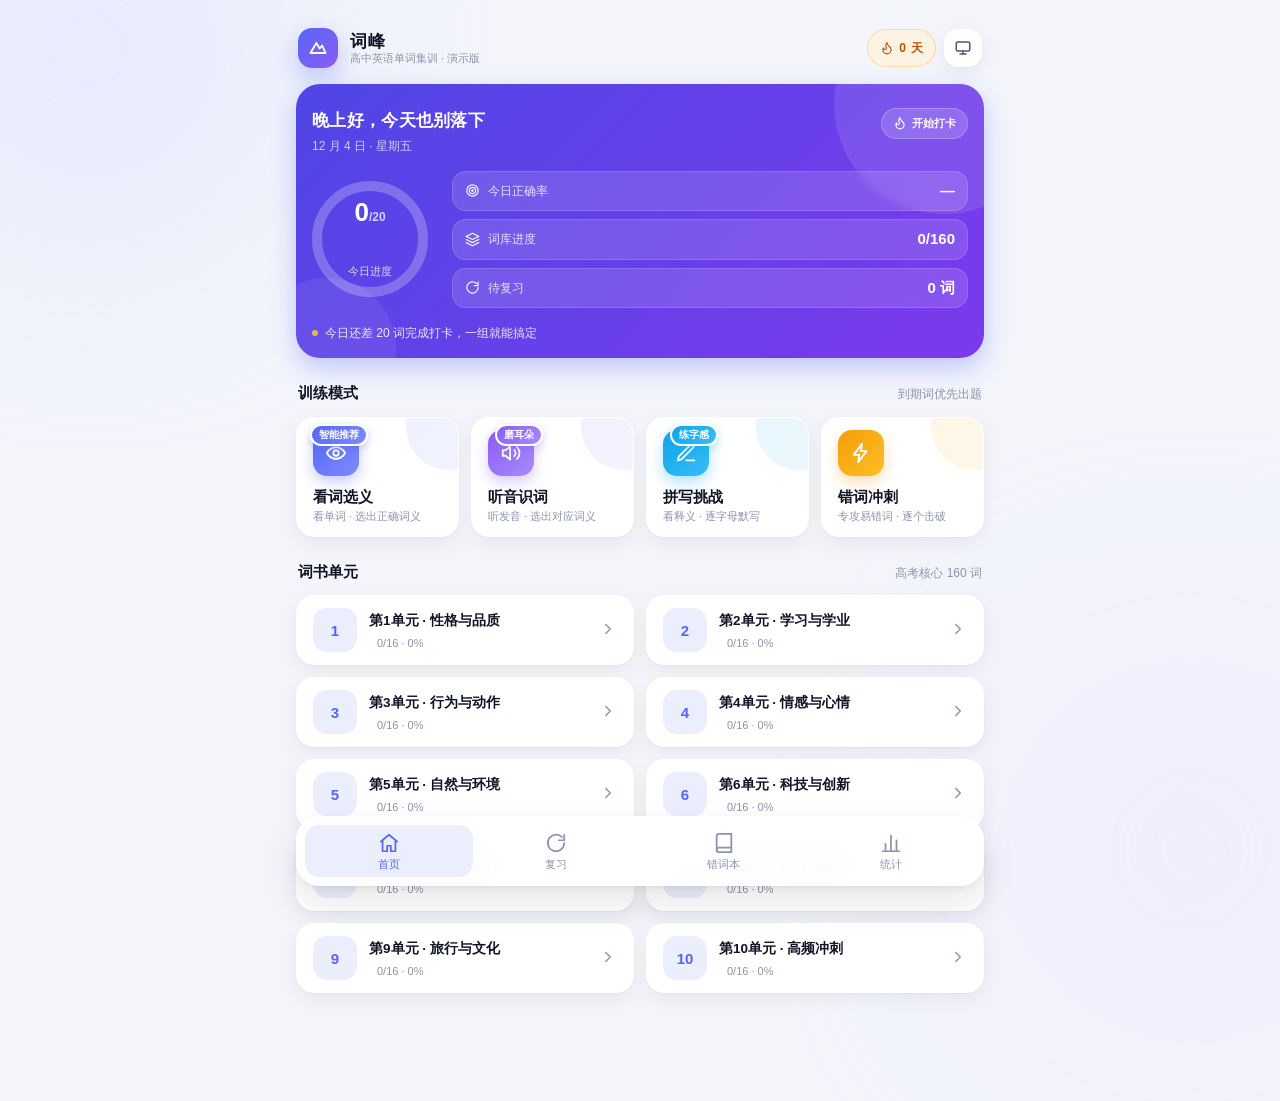
<file: index.html>
<!DOCTYPE html>
<html lang="zh-CN">
<head>
  <meta charset="utf-8">
  <meta name="viewport" content="width=device-width, initial-scale=1, viewport-fit=cover">
  <meta name="color-scheme" content="light dark">
  <meta name="theme-color" content="#5766f5">
  <meta name="description" content="词峰 WordPeak · 高中英语单词集训系统（演示版）：看词选义 / 听音识词 / 拼写挑战 / 错词本 / 间隔复习 / 学情统计">
  <title>词峰 WordPeak · 高中英语单词集训系统</title>
  <link rel="icon" href="data:image/svg+xml,%3Csvg xmlns='http://www.w3.org/2000/svg' viewBox='0 0 100 100'%3E%3Cdefs%3E%3ClinearGradient id='g' x1='0' y1='0' x2='1' y2='1'%3E%3Cstop offset='0' stop-color='%235766f5'/%3E%3Cstop offset='1' stop-color='%238b5cf6'/%3E%3C/linearGradient%3E%3C/defs%3E%3Crect width='100' height='100' rx='22' fill='url(%23g)'/%3E%3Cpath d='M20 74 L44 32 L56 50 L66 38 L80 74 Z' fill='%23fff'/%3E%3C/svg%3E">
  <script>
    /* 防主题闪烁：在样式表加载前解析主题 */
    (function () {
      var m = 'light';
      try {
        var v = JSON.parse(localStorage.getItem('wordpeak_ui'));
        v = v && v.theme || 'auto';
        m = v === 'dark' || (v === 'auto' && window.matchMedia && matchMedia('(prefers-color-scheme: dark)').matches) ? 'dark' : 'light';
      } catch (e) {}
      document.documentElement.setAttribute('data-theme', m);
    })();
  </script>
  <link rel="stylesheet" href="css/style.css">
</head>
<body>
  <div id="app">
    <header class="topbar">
      <div class="brand">
        <span class="logo" aria-hidden="true">
          <svg viewBox="0 0 24 24" width="20" height="20" fill="none" stroke="currentColor" stroke-width="2.2" stroke-linecap="round" stroke-linejoin="round"><path d="M3 18 10 6l4 6.5L17 9l4 9z"/></svg>
        </span>
        <span class="brand-txt"><b>词峰</b><i>高中英语单词集训 · 演示版</i></span>
      </div>
      <div class="top-actions">
        <div class="streak-chip" id="streakChip" title="连续打卡">
          <svg viewBox="0 0 24 24" width="14" height="14" fill="none" stroke="currentColor" stroke-width="2" stroke-linecap="round" stroke-linejoin="round"><path d="M8.5 14.5A2.5 2.5 0 0 0 11 12c0-1.38-.5-2-1-3-1.1-2.1-.2-4 2-6 .5 2.5 2 4.9 4 6.5 2 1.6 3 3.5 3 5.5a7 7 0 1 1-14 0c0-1.2.4-2.3 1-3a2.5 2.5 0 0 0 2.5 2.5z"/></svg>
          <span id="streakNum" class="tnum">0</span> 天
        </div>
        <button class="icon-btn" id="themeBtn" aria-label="切换主题" title="主题：跟随系统"></button>
      </div>
    </header>

    <main id="view"></main>

    <nav id="tabbar" aria-label="主导航">
      <button class="tab on" data-tab="home">
        <svg viewBox="0 0 24 24" width="22" height="22" fill="none" stroke="currentColor" stroke-width="1.9" stroke-linecap="round" stroke-linejoin="round"><path d="M3 10.5 12 3l9 7.5"/><path d="M5 9.5V21h5v-6h4v6h5V9.5"/></svg>
        <span>首页</span>
      </button>
      <button class="tab" data-tab="review" style="position:relative">
        <em class="tab-badge hidden" id="dueBadge">0</em>
        <svg viewBox="0 0 24 24" width="22" height="22" fill="none" stroke="currentColor" stroke-width="1.9" stroke-linecap="round" stroke-linejoin="round"><path d="M21 12a9 9 0 1 1-2.6-6.4"/><path d="M21 3v6h-6"/></svg>
        <span>复习</span>
      </button>
      <button class="tab" data-tab="wrong">
        <svg viewBox="0 0 24 24" width="22" height="22" fill="none" stroke="currentColor" stroke-width="1.9" stroke-linecap="round" stroke-linejoin="round"><path d="M4 19.5A2.5 2.5 0 0 1 6.5 17H20"/><path d="M6.5 2H20v20H6.5A2.5 2.5 0 0 1 4 19.5v-15A2.5 2.5 0 0 1 6.5 2z"/></svg>
        <span>错词本</span>
      </button>
      <button class="tab" data-tab="stats">
        <svg viewBox="0 0 24 24" width="22" height="22" fill="none" stroke="currentColor" stroke-width="1.9" stroke-linecap="round" stroke-linejoin="round"><path d="M3 21h18"/><path d="M6 21v-8"/><path d="M12 21V4"/><path d="M18 21v-12"/></svg>
        <span>统计</span>
      </button>
    </nav>
  </div>

  <!-- 单元模式选择 弹层 -->
  <div id="sheetWrap" class="hidden">
    <div class="mask" data-act="sheet-close"></div>
    <div class="sheet" id="sheet"></div>
  </div>

  <!-- 训练会话 全屏层 -->
  <div id="session" class="hidden"></div>

  <div id="toast" role="status"></div>

  <script src="js/words.js"></script>
  <script src="js/app.js"></script>
</body>
</html>
</file>
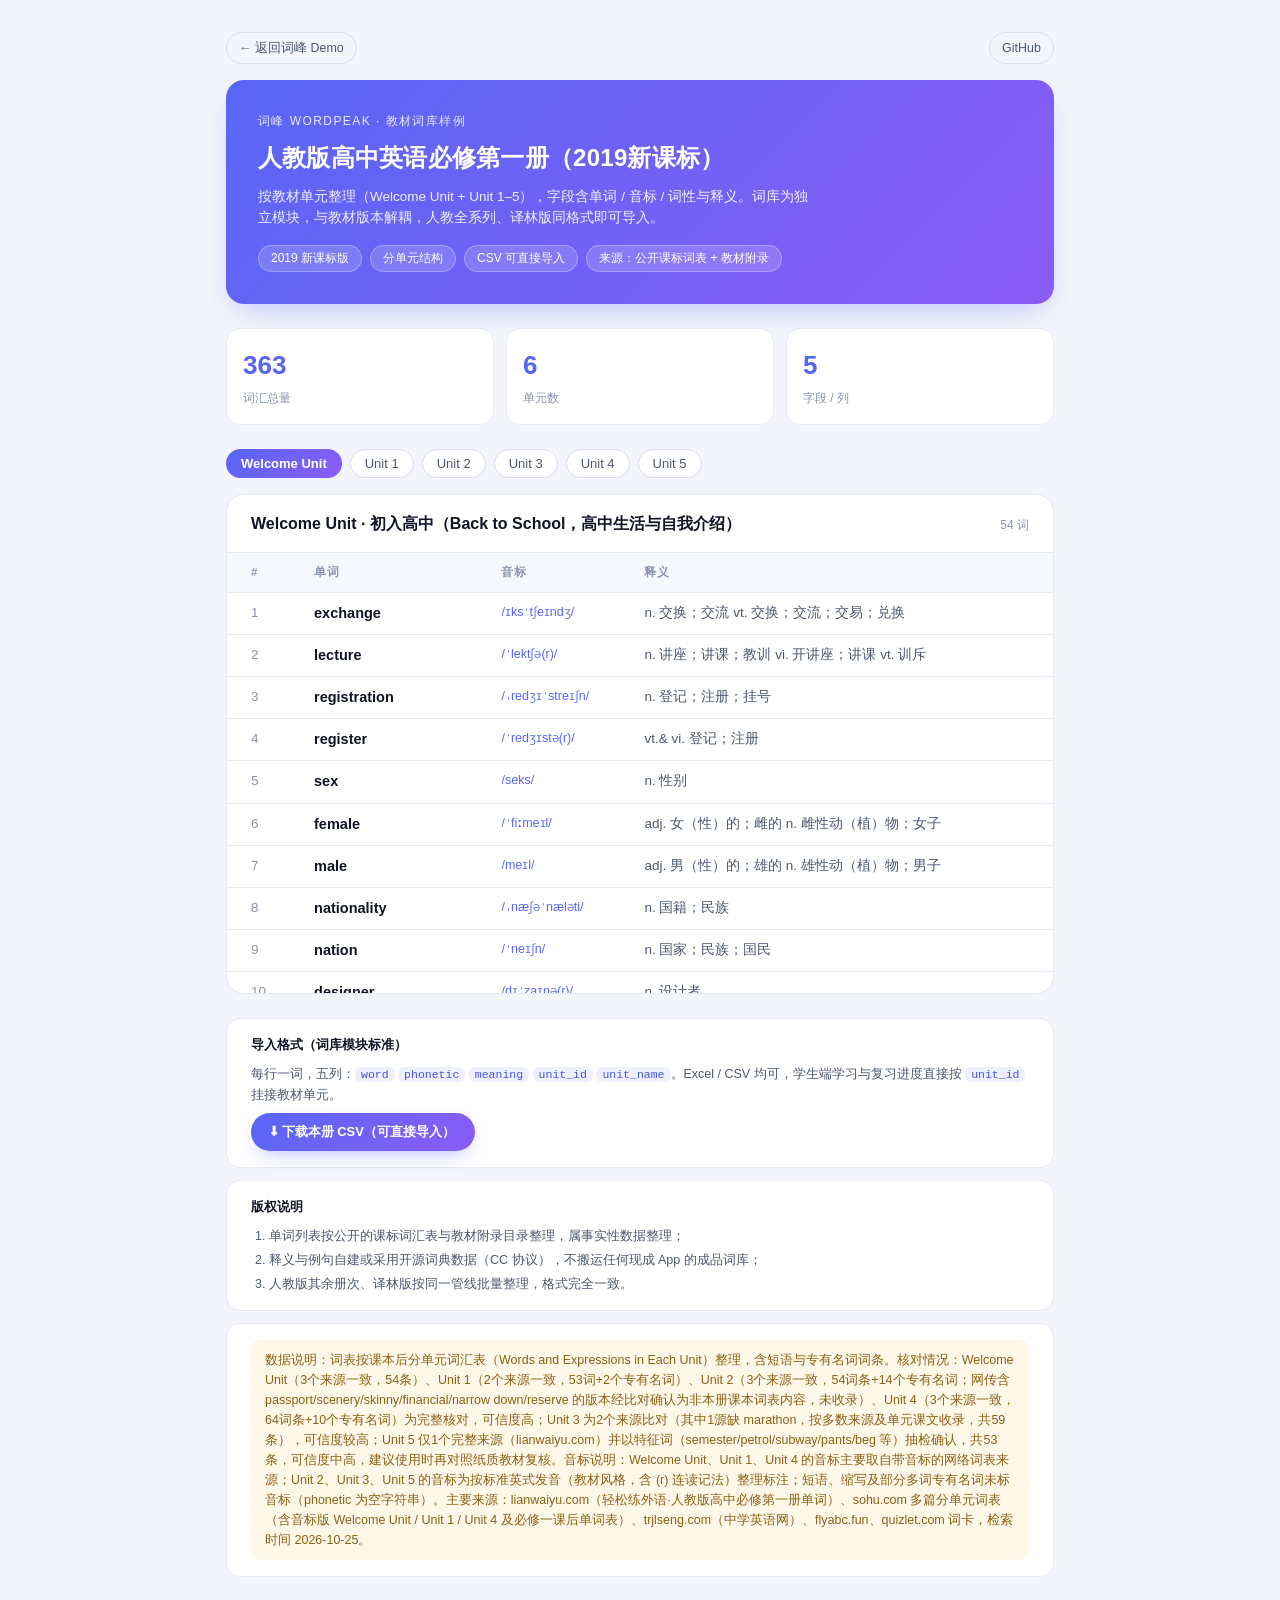
<file: vocab/renjiao-bixiu1.html>
<!DOCTYPE html>
<html lang="zh-CN" data-theme="light">
<head>
<meta charset="UTF-8">
<meta name="viewport" content="width=device-width, initial-scale=1.0">
<title>词库样例 · 人教版必修第一册 · 词峰 WordPeak</title>
<meta name="description" content="词峰教材词库样例：人教版（2019课标）高中英语必修第一册，按单元整理，含音标与释义，CSV 可直接导入。">
<style>
:root{--font-sans:-apple-system,BlinkMacSystemFont,"PingFang SC","HarmonyOS Sans SC","Microsoft YaHei","Segoe UI",Roboto,Helvetica,Arial,sans-serif;
--sp1:4px;--sp2:8px;--sp3:12px;--sp4:16px;--sp5:24px;--sp6:32px;
--r-sm:10px;--r-md:14px;--r-lg:18px;--r-full:999px;--ease-out:cubic-bezier(.22,.9,.32,1)}
:root,html[data-theme="light"]{color-scheme:light;
--bg:#f3f5fb;--card:#fff;--card-2:#f7f8fd;--ink:#101426;--sub:#4e5872;--faint:#8b94ad;
--line:#e6e9f4;--line-2:#d8ddec;--pri:#5766f5;--pri-strong:#4753e0;--pri-soft:#eef0fe;
--grad:linear-gradient(135deg,#5766f5,#8b5cf6);--ok:#0f9d6e;--warn-bg:#fff7e8;--warn-ink:#8a6116}
html[data-theme="dark"]{color-scheme:dark;
--bg:#0d1020;--card:#151a2e;--card-2:#1b2138;--ink:#eef0fa;--sub:#aab3cc;--faint:#6b7490;
--line:#242b45;--line-2:#2e3654;--pri:#7c89ff;--pri-strong:#93a0ff;--pri-soft:#1d2440;
--grad:linear-gradient(135deg,#5766f5,#8b5cf6);--ok:#3ddba0;--warn-bg:#2b2416;--warn-ink:#e5c07b}
*{margin:0;padding:0;box-sizing:border-box}
body{font-family:var(--font-sans);background:var(--bg);color:var(--ink);font-size:14px;line-height:1.6;
-webkit-font-smoothing:antialiased;transition:background .3s var(--ease-out),color .3s var(--ease-out)}
.wrap{max-width:860px;margin:0 auto;padding:var(--sp6) var(--sp4) 80px}
header.hero{background:var(--grad);border-radius:var(--r-lg);padding:var(--sp6);color:#fff;
box-shadow:0 12px 32px -12px rgba(87,102,245,.45)}
.hero .kicker{font-size:12px;letter-spacing:.12em;opacity:.85;text-transform:uppercase;margin-bottom:var(--sp2)}
.hero h1{font-size:24px;font-weight:700;letter-spacing:.01em}
.hero p.sub{margin-top:var(--sp2);font-size:13.5px;opacity:.9;max-width:560px}
.hero .badges{margin-top:var(--sp4);display:flex;flex-wrap:wrap;gap:var(--sp2)}
.badge{background:rgba(255,255,255,.16);border:1px solid rgba(255,255,255,.28);backdrop-filter:blur(4px);
padding:3px 12px;border-radius:var(--r-full);font-size:12px}
.stats{display:grid;grid-template-columns:repeat(3,1fr);gap:var(--sp3);margin-top:var(--sp5)}
.stat{background:var(--card);border:1px solid var(--line);border-radius:var(--r-md);padding:var(--sp4) var(--sp4)}
.stat .n{font-size:26px;font-weight:700;color:var(--pri);font-variant-numeric:tabular-nums}
.stat .l{font-size:12px;color:var(--faint);margin-top:2px}
nav.tabs{display:flex;gap:var(--sp2);margin:var(--sp5) 0 var(--sp4);flex-wrap:wrap}
.tab{border:1px solid var(--line-2);background:var(--card);color:var(--sub);padding:6px 14px;
border-radius:var(--r-full);font-size:13px;cursor:pointer;transition:all .18s var(--ease-out);font-family:inherit}
.tab:hover{border-color:var(--pri);color:var(--pri)}
.tab.on{background:var(--grad);border-color:transparent;color:#fff;font-weight:600}
.card{background:var(--card);border:1px solid var(--line);border-radius:var(--r-lg);overflow:hidden}
.card .unit-head{padding:var(--sp4) var(--sp5);border-bottom:1px solid var(--line);
display:flex;justify-content:space-between;align-items:baseline;gap:var(--sp3);flex-wrap:wrap}
.unit-head h2{font-size:16px;font-weight:650}
.unit-head .cnt{font-size:12px;color:var(--faint)}
table{width:100%;border-collapse:collapse;font-size:13.5px}
th{position:sticky;top:0;background:var(--card-2);color:var(--faint);font-size:11.5px;font-weight:600;
letter-spacing:.08em;text-align:left;padding:10px var(--sp5)}
td{padding:9px var(--sp5);border-top:1px solid var(--line);vertical-align:top}
td.w{font-weight:650;font-size:14.5px;white-space:nowrap}
td.p{font-family:"Segoe UI",var(--font-sans);color:var(--pri);font-size:12.5px;white-space:nowrap}
td.m{color:var(--sub)}
tr:hover td{background:var(--card-2)}
.tbl-wrap{max-height:440px;overflow:auto}
footer.note{margin-top:var(--sp5);display:grid;gap:var(--sp3)}
.note .box{background:var(--card);border:1px solid var(--line);border-radius:var(--r-md);padding:var(--sp4) var(--sp5)}
.note h3{font-size:13px;font-weight:650;margin-bottom:var(--sp2)}
.note p,.note li{font-size:12.5px;color:var(--sub)}
.note code{background:var(--pri-soft);color:var(--pri-strong);padding:1px 6px;border-radius:6px;font-size:11.5px}
.note ol{padding-left:18px;display:grid;gap:4px}
.note .warn{background:var(--warn-bg);color:var(--warn-ink);border-radius:var(--r-sm);padding:10px 14px;font-size:12.5px}
a.dl{display:inline-flex;align-items:center;gap:6px;background:var(--grad);color:#fff;text-decoration:none;
padding:9px 20px;border-radius:var(--r-full);font-size:13px;font-weight:600;margin-top:var(--sp2);
box-shadow:0 8px 20px -8px rgba(87,102,245,.5)}
a.dl:hover{filter:brightness(1.06)}
.topbar{display:flex;justify-content:space-between;align-items:center;margin-bottom:var(--sp4)}
.topbar a.home{color:var(--sub);font-size:12.5px;text-decoration:none;border:1px solid var(--line-2);
padding:5px 12px;border-radius:var(--r-full)}
.topbar a.home:hover{color:var(--pri);border-color:var(--pri)}
#load{padding:60px 0;text-align:center;color:var(--faint);font-size:13px}
@media(max-width:560px){.stats{grid-template-columns:1fr 1fr}td,th{padding:8px var(--sp3)}}
</style>
</head>
<body>
<div class="wrap">
  <div class="topbar">
    <a class="home" href="../index.html">← 返回词峰 Demo</a>
    <a class="home" href="https://github.com/cloudfly-xiao/wordpeak-demo" target="_blank" rel="noopener">GitHub</a>
  </div>

  <header class="hero">
    <div class="kicker">词峰 WordPeak · 教材词库样例</div>
    <h1 id="bookName">人教版高中英语 · 必修第一册</h1>
    <p class="sub">按教材单元整理（Welcome Unit + Unit 1–5），字段含单词 / 音标 / 词性与释义。词库为独立模块，与教材版本解耦，人教全系列、译林版同格式即可导入。</p>
    <div class="badges">
      <span class="badge">2019 新课标版</span>
      <span class="badge">分单元结构</span>
      <span class="badge">CSV 可直接导入</span>
      <span class="badge" id="srcBadge">来源：公开课标词表 + 教材附录</span>
    </div>
  </header>

  <div class="stats">
    <div class="stat"><div class="n" id="statWords">—</div><div class="l">词汇总量</div></div>
    <div class="stat"><div class="n" id="statUnits">—</div><div class="l">单元数</div></div>
    <div class="stat"><div class="n" id="statFields">5</div><div class="l">字段 / 列</div></div>
  </div>

  <nav class="tabs" id="tabs"></nav>

  <div class="card">
    <div class="unit-head">
      <h2 id="unitTitle">载入中…</h2>
      <span class="cnt" id="unitCnt"></span>
    </div>
    <div class="tbl-wrap">
      <table>
        <thead><tr><th style="width:48px">#</th><th>单词</th><th>音标</th><th>释义</th></tr></thead>
        <tbody id="tbody"></tbody>
      </table>
    </div>
  </div>
  <div id="load">正在加载词库数据…</div>

  <footer class="note">
    <div class="box">
      <h3>导入格式（词库模块标准）</h3>
      <p>每行一词，五列：<code>word</code> <code>phonetic</code> <code>meaning</code> <code>unit_id</code> <code>unit_name</code>。Excel / CSV 均可，学生端学习与复习进度直接按 <code>unit_id</code> 挂接教材单元。</p>
      <a class="dl" id="csvLink" href="renjiao-bixiu1.csv" download>⬇ 下载本册 CSV（可直接导入）</a>
    </div>
    <div class="box">
      <h3>版权说明</h3>
      <ol>
        <li>单词列表按公开的课标词汇表与教材附录目录整理，属事实性数据整理；</li>
        <li>释义与例句自建或采用开源词典数据（CC 协议），不搬运任何现成 App 的成品词库；</li>
        <li>人教版其余册次、译林版按同一管线批量整理，格式完全一致。</li>
      </ol>
    </div>
    <div class="box"><div class="warn" id="dataNote">数据说明载入中…</div></div>
  </footer>
</div>

<script>
(async () => {
  const res = await fetch('renjiao-bixiu1.json', {cache: 'no-store'});
  const data = await res.json();
  document.getElementById('load').style.display = 'none';
  document.getElementById('bookName').textContent = data.book || '人教版高中英语 · 必修第一册';
  document.getElementById('statWords').textContent = data.units.reduce((s, u) => s + u.words.length, 0);
  document.getElementById('statUnits').textContent = data.units.length;
  document.getElementById('dataNote').textContent = '数据说明：' + (data.notes || '按公开课标词表与教材附录整理，供样例预览；正式交付版将逐册人工复核。');
  const tabs = document.getElementById('tabs'), tbody = document.getElementById('tbody');
  const render = (i) => {
    const u = data.units[i];
    document.getElementById('unitTitle').textContent = u.unit + (u.theme ? ' · ' + u.theme : '');
    document.getElementById('unitCnt').textContent = u.words.length + ' 词';
    tbody.innerHTML = u.words.map((w, j) =>
      `<tr><td style="color:var(--faint)">${j + 1}</td><td class="w">${w.word}</td><td class="p">${w.phonetic || ''}</td><td class="m">${w.meaning || ''}</td></tr>`
    ).join('');
    [...tabs.children].forEach((t, k) => t.classList.toggle('on', k === i));
  };
  data.units.forEach((u, i) => {
    const b = document.createElement('button');
    b.className = 'tab'; b.textContent = u.unit;
    b.onclick = () => render(i);
    tabs.appendChild(b);
  });
  render(0);
})();
</script>
</body>
</html>
</file>
<file: css/style.css>
/* ============================================================
 * 词峰 WordPeak · 设计系统 v2
 * 令牌化：色板 / 字号阶梯 / 8px 间距栅格 / 圆角 / 阴影层级
 * 主题：浅色 + 深色（html[data-theme] 切换，JS 负责解析跟随系统）
 * ============================================================ */

/* ---------- 1. 设计令牌 ---------- */
:root {
  /* 字体栈 */
  --font-sans: -apple-system, BlinkMacSystemFont, "PingFang SC", "HarmonyOS Sans SC", "Microsoft YaHei", "Segoe UI", Roboto, Helvetica, Arial, sans-serif;

  /* 字号阶梯（8 档） */
  --fs-xs: 11px;
  --fs-sm: 12px;
  --fs-base: 13.5px;
  --fs-md: 15px;
  --fs-lg: 17px;
  --fs-xl: 20px;
  --fs-2xl: 26px;
  --fs-num: 34px;

  /* 8px 间距栅格（含 4px 半格） */
  --sp1: 4px;  --sp2: 8px;  --sp3: 12px; --sp4: 16px;
  --sp5: 24px; --sp6: 32px; --sp7: 40px; --sp8: 48px;

  /* 圆角层级 */
  --r-sm: 10px; --r-md: 14px; --r-lg: 18px; --r-xl: 24px; --r-full: 999px;

  /* 动效曲线 */
  --ease-out: cubic-bezier(.22, .9, .32, 1);
  --ease-spring: cubic-bezier(.34, 1.56, .64, 1);
}

/* —— 浅色主题（默认） —— */
:root,
html[data-theme="light"] {
  color-scheme: light;

  --bg: #f3f5fb;
  --bg-soft: #eaedf7;
  --card: #ffffff;
  --card-2: #f7f8fd;
  --ink: #101426;
  --sub: #4e5872;
  --faint: #8b94ad;
  --line: #e6e9f4;
  --line-2: #d8ddec;

  --pri: #5766f5;
  --pri-strong: #4753e0;
  --pri-soft: #ebeefc;
  --violet: #8b5cf6;
  --grad: linear-gradient(135deg, #5766f5 0%, #8b5cf6 100%);
  --grad-deep: linear-gradient(135deg, #4f46e5 0%, #7c3aed 100%);

  --ok: #10b981;      --ok-strong: #059669;  --ok-bg: #e6f7f0;  --ok-ink: #047857;
  --bad: #ef4444;     --bad-strong: #dc2626; --bad-bg: #fdecec; --bad-ink: #b91c1c;
  --warn: #f59e0b;    --warn-bg: #fef3e2;   --warn-ink: #b45309;

  --chart-2: #c9d2fa;
  --chart-3: #edf0f9;
  --hm0: #edf0f9; --hm1: #c9d2fa; --hm2: #94a0f4; --hm3: #5766f5; --hm4: #7c3aed;

  --blob1: #dfe4ff;
  --blob2: #f0e7ff;
  --bar-bg: rgba(255, 255, 255, .94);
  --bar-line: rgba(255, 255, 255, .8);
  --toast-bg: rgba(16, 20, 38, .9);
  --toast-ink: #fff;
  --track: #e9edf6;

  --shadow-1: 0 1px 2px rgba(16, 20, 38, .04), 0 6px 20px rgba(16, 20, 38, .06);
  --shadow-2: 0 2px 6px rgba(16, 20, 38, .06), 0 16px 36px rgba(16, 20, 38, .1);
  --shadow-3: 0 24px 64px rgba(16, 20, 38, .2);
  --shadow-pri: 0 10px 24px rgba(87, 102, 245, .32);

  --ill-1: #edeffc;
  --ill-2: #e2e0fb;
}

/* —— 深色主题 —— */
html[data-theme="dark"] {
  color-scheme: dark;

  --bg: #0d1020;
  --bg-soft: #0a0d1a;
  --card: #171c30;
  --card-2: #1c2238;
  --ink: #e9edfb;
  --sub: #a6aecb;
  --faint: #6b7494;
  --line: #262d48;
  --line-2: #323a5c;

  --pri: #7b85ff;
  --pri-strong: #5766f5;
  --pri-soft: #232a4d;
  --violet: #a78bfa;
  --grad: linear-gradient(135deg, #6366f1 0%, #8b5cf6 100%);
  --grad-deep: linear-gradient(135deg, #4f46e5 0%, #7c3aed 100%);

  --ok: #34d399;      --ok-strong: #10b981;  --ok-bg: #0f2b21;  --ok-ink: #4ade9d;
  --bad: #f87171;     --bad-strong: #ef4444; --bad-bg: #331d1f; --bad-ink: #fca5a5;
  --warn: #fbbf24;    --warn-bg: #33270f;   --warn-ink: #fcd34d;

  --chart-2: #3a4470;
  --chart-3: #222944;
  --hm0: #1c2138; --hm1: #313c6e; --hm2: #4753a0; --hm3: #7b85ff; --hm4: #9d6bff;

  --blob1: #1c2452;
  --blob2: #2a1e52;
  --bar-bg: rgba(23, 28, 48, .92);
  --bar-line: rgba(255, 255, 255, .06);
  --toast-bg: rgba(233, 237, 251, .95);
  --toast-ink: #101426;
  --track: #262d48;

  --shadow-1: 0 1px 2px rgba(0, 0, 0, .2), 0 8px 24px rgba(0, 0, 0, .3);
  --shadow-2: 0 2px 8px rgba(0, 0, 0, .3), 0 18px 40px rgba(0, 0, 0, .4);
  --shadow-3: 0 24px 64px rgba(0, 0, 0, .6);
  --shadow-pri: 0 10px 28px rgba(99, 102, 241, .4);

  --ill-1: #20264a;
  --ill-2: #2b2458;
}

/* ---------- 2. 基础 ---------- */
* { box-sizing: border-box; margin: 0; padding: 0; -webkit-tap-highlight-color: transparent; }
html { -webkit-text-size-adjust: 100%; scroll-behavior: smooth; overscroll-behavior-y: contain; }
body {
  font-family: var(--font-sans);
  background: var(--bg); color: var(--ink);
  line-height: 1.5; min-height: 100vh;
  transition: background .3s ease, color .3s ease;
  -webkit-font-smoothing: antialiased;
}
body::before, body::after {
  content: ""; position: fixed; border-radius: 50%; filter: blur(90px); opacity: .55; pointer-events: none; z-index: 0;
}
body::before { width: 420px; height: 420px; background: var(--blob1); top: -160px; left: -120px; }
body::after  { width: 460px; height: 460px; background: var(--blob2); bottom: -180px; right: -140px; }

button { font-family: inherit; border: 0; background: none; cursor: pointer; color: inherit; }
:focus-visible { outline: 2px solid var(--pri); outline-offset: 2px; border-radius: 6px; }
::selection { background: rgba(87, 102, 245, .22); }
.hidden { display: none !important; }
.tnum { font-variant-numeric: tabular-nums; font-feature-settings: "tnum"; }

#app { position: relative; z-index: 1; max-width: 720px; margin: 0 auto; padding: var(--sp2) var(--sp4) calc(108px + env(safe-area-inset-bottom)); }

/* ---------- 3. 顶栏 ---------- */
.topbar { display: flex; align-items: center; justify-content: space-between; padding: var(--sp1) 2px var(--sp4); }
.brand { display: flex; align-items: center; gap: var(--sp3); }
.logo {
  width: 40px; height: 40px; border-radius: var(--r-md);
  background: var(--grad); color: #fff; display: grid; place-items: center;
  box-shadow: var(--shadow-pri);
}
.brand-txt { display: flex; flex-direction: column; line-height: 1.25; min-width: 0; }
.brand-txt b { font-size: var(--fs-lg); letter-spacing: .5px; }
.brand-txt i { font-style: normal; font-size: var(--fs-xs); color: var(--faint); white-space: nowrap; overflow: hidden; text-overflow: ellipsis; max-width: 44vw; }
.top-actions { display: flex; align-items: center; gap: var(--sp2); flex: none; }
.streak-chip {
  display: inline-flex; align-items: center; gap: 5px; height: 38px;
  font-size: var(--fs-sm); font-weight: 700; color: var(--warn-ink);
  background: var(--warn-bg); border: 1px solid color-mix(in srgb, var(--warn) 30%, transparent);
  padding: 0 var(--sp3); border-radius: var(--r-full);
}
.icon-btn {
  width: 38px; height: 38px; border-radius: var(--r-md);
  background: var(--card); box-shadow: var(--shadow-1); color: var(--sub);
  display: grid; place-items: center;
  transition: transform .15s var(--ease-out), color .15s;
}
.icon-btn:hover { color: var(--pri); transform: translateY(-1px); }
.icon-btn:active { transform: scale(.94); }

/* ---------- 4. 页面切换 ---------- */
.view-anim { animation: viewIn .34s var(--ease-out) both; }

/* ---------- 5. 首页 Hero ---------- */
.hero {
  position: relative; overflow: hidden;
  border-radius: var(--r-xl); padding: var(--sp5) var(--sp4) var(--sp4);
  background: var(--grad-deep); color: #fff;
  box-shadow: var(--shadow-pri);
}
.hero::before, .hero::after { content: ""; position: absolute; border-radius: 50%; pointer-events: none; }
.hero::before { width: 220px; height: 220px; background: rgba(255, 255, 255, .1); top: -90px; right: -70px; }
.hero::after  { width: 140px; height: 140px; background: rgba(255, 255, 255, .07); bottom: -60px; left: -40px; }
.hero-top { position: relative; display: flex; align-items: flex-start; justify-content: space-between; gap: var(--sp2); }
.hero-greet { font-size: var(--fs-lg); font-weight: 700; letter-spacing: .3px; }
.hero-date { font-size: var(--fs-sm); opacity: .72; margin-top: 3px; }
.hero-flame {
  display: inline-flex; align-items: center; gap: 5px; flex: none;
  font-size: var(--fs-xs); font-weight: 700;
  background: rgba(255, 255, 255, .16); border: 1px solid rgba(255, 255, 255, .22);
  padding: 6px 11px; border-radius: var(--r-full); backdrop-filter: blur(4px);
}
.hero-main { position: relative; display: flex; align-items: center; gap: var(--sp5); margin-top: var(--sp4); }
.ring-box { position: relative; width: 116px; height: 116px; flex: none; }
.ring-box svg { transform: rotate(-90deg); display: block; }
.ring-box circle { transition: none; }
.ring-c { position: absolute; inset: 0; display: grid; place-items: center; text-align: center; }
.ring-c b { display: block; font-size: var(--fs-2xl); line-height: 1.05; font-variant-numeric: tabular-nums; }
.ring-c b small { font-size: var(--fs-sm); opacity: .75; font-weight: 600; }
.ring-c span { font-size: var(--fs-xs); opacity: .78; margin-top: 2px; }
.hero-stats { flex: 1; display: flex; flex-direction: column; gap: var(--sp2); min-width: 0; }
.hs {
  display: flex; align-items: center; gap: var(--sp2);
  background: rgba(255, 255, 255, .13); border: 1px solid rgba(255, 255, 255, .14);
  border-radius: var(--r-md); padding: 8px var(--sp3); backdrop-filter: blur(4px);
}
.hs .hs-ic { display: grid; place-items: center; opacity: .9; flex: none; }
.hs em { font-style: normal; font-size: var(--fs-sm); opacity: .82; }
.hs b { margin-left: auto; font-size: var(--fs-md); font-variant-numeric: tabular-nums; }
.hero-sub {
  position: relative; margin-top: var(--sp4);
  font-size: var(--fs-sm); opacity: .88;
  display: flex; align-items: center; gap: 7px;
}
.hero-sub .dot { width: 6px; height: 6px; border-radius: 50%; background: #fbbf24; flex: none; animation: blink 1.8s ease infinite; }

/* ---------- 6. 通用卡片 / 区块标题 ---------- */
.card { background: var(--card); border-radius: var(--r-lg); box-shadow: var(--shadow-1); padding: var(--sp4); border: 1px solid var(--bar-line); }
.sec-title { display: flex; align-items: baseline; justify-content: space-between; margin: var(--sp5) 2px var(--sp3); }
.sec-title h2 { font-size: var(--fs-md); }
.sec-title span { font-size: var(--fs-sm); color: var(--faint); }
.link { color: var(--pri); font-size: var(--fs-base); font-weight: 500; }

/* ---------- 7. 训练模式宫格 ---------- */
.modes { display: grid; grid-template-columns: repeat(2, 1fr); gap: var(--sp3); }
.mode {
  position: relative; display: flex; align-items: center; gap: var(--sp3);
  background: var(--card); border: 1px solid var(--bar-line);
  border-radius: var(--r-lg); box-shadow: var(--shadow-1);
  padding: var(--sp3) var(--sp4); text-align: left; overflow: hidden;
  transition: transform .18s var(--ease-out), box-shadow .18s var(--ease-out);
}
.mode::after {
  content: ""; position: absolute; right: -34px; top: -34px; width: 86px; height: 86px;
  border-radius: 50%; opacity: .1; background: var(--m-grad, var(--grad)); pointer-events: none;
}
.mode:hover { transform: translateY(-2px); box-shadow: var(--shadow-2); }
.mode:active { transform: scale(.97); }
.mode .mi {
  position: relative;
  width: 46px; height: 46px; border-radius: var(--r-md);
  display: grid; place-items: center; flex: none; color: #fff;
  background: var(--m-grad, var(--grad)); box-shadow: 0 6px 14px var(--m-shadow, rgba(87, 102, 245, .3));
}
.mode .m-txt { min-width: 0; }
.mode b { display: block; font-size: var(--fs-md); }
.mode i { font-style: normal; display: block; font-size: var(--fs-xs); color: var(--faint); margin-top: 2px; white-space: nowrap; overflow: hidden; text-overflow: ellipsis; }
.mode .mc {
  position: absolute; top: -6px; right: -9px;
  font-size: 10px; font-weight: 700; color: #fff; white-space: nowrap;
  background: var(--m-grad, var(--grad)); padding: 2px 7px; border-radius: var(--r-full);
  box-shadow: 0 3px 8px var(--m-shadow, rgba(87, 102, 245, .3));
  border: 2px solid var(--card);
}
.mode.m1 { --m-grad: linear-gradient(135deg, #5766f5, #7d8bff); --m-shadow: rgba(87, 102, 245, .32); }
.mode.m2 { --m-grad: linear-gradient(135deg, #8b5cf6, #a78bfa); --m-shadow: rgba(139, 92, 246, .32); }
.mode.m3 { --m-grad: linear-gradient(135deg, #0ea5e9, #38bdf8); --m-shadow: rgba(14, 165, 233, .32); }
.mode.m4 { --m-grad: linear-gradient(135deg, #f59e0b, #fbbf24); --m-shadow: rgba(245, 158, 11, .32); }

/* ---------- 8. 复习到期横幅 ---------- */
.review-banner {
  display: flex; align-items: center; gap: var(--sp4); margin-top: var(--sp3);
  padding: var(--sp4); border-radius: var(--r-lg);
  background: linear-gradient(135deg, var(--warn-bg), color-mix(in srgb, var(--warn) 12%, var(--card)));
  border: 1px solid color-mix(in srgb, var(--warn) 32%, transparent);
  box-shadow: var(--shadow-1); width: 100%; text-align: left;
  transition: transform .18s var(--ease-out), box-shadow .18s var(--ease-out);
}
.review-banner:hover { transform: translateY(-2px); box-shadow: var(--shadow-2); }
.review-banner:active { transform: scale(.98); }
.review-banner .ri {
  width: 44px; height: 44px; border-radius: var(--r-md); flex: none;
  background: linear-gradient(135deg, #f59e0b, #fb923c); color: #fff;
  display: grid; place-items: center; box-shadow: 0 6px 14px rgba(245, 158, 11, .35);
}
.review-banner b { font-size: var(--fs-md); color: var(--warn-ink); display: block; }
.review-banner i { font-style: normal; display: block; font-size: var(--fs-sm); color: var(--warn-ink); opacity: .8; margin-top: 1px; }
.review-banner .arr { margin-left: auto; color: var(--warn); flex: none; }

/* ---------- 9. 单元列表 ---------- */
.units { display: grid; grid-template-columns: 1fr; gap: var(--sp3); }
.unit {
  display: flex; align-items: center; gap: var(--sp3);
  background: var(--card); border: 1px solid var(--bar-line);
  border-radius: var(--r-lg); box-shadow: var(--shadow-1);
  padding: var(--sp3) var(--sp4); width: 100%; text-align: left;
  transition: transform .18s var(--ease-out), box-shadow .18s var(--ease-out);
}
.unit:hover { transform: translateY(-2px); box-shadow: var(--shadow-2); }
.unit:active { transform: scale(.98); }
.u-badge {
  width: 44px; height: 44px; border-radius: var(--r-md); flex: none;
  background: var(--pri-soft); color: var(--pri); font-weight: 800; font-size: var(--fs-md);
  display: grid; place-items: center; font-variant-numeric: tabular-nums;
}
.u-badge.done { background: linear-gradient(135deg, #10b981, #34d399); color: #fff; box-shadow: 0 6px 14px rgba(16, 185, 129, .3); }
.u-info { flex: 1; min-width: 0; }
.u-info b { font-size: var(--fs-base); display: block; }
.u-sub { display: flex; align-items: center; gap: var(--sp2); margin-top: 7px; }
.pbar { height: 6px; border-radius: var(--r-full); background: var(--track); overflow: hidden; flex: 1; }
.pbar i { display: block; height: 100%; border-radius: var(--r-full); background: var(--grad); transition: width .5s var(--ease-out); }
.u-sub span { font-size: var(--fs-xs); color: var(--faint); flex: none; font-variant-numeric: tabular-nums; }
.u-arrow { color: var(--faint); flex: none; }

/* ---------- 10. 底部弹层 ---------- */
.mask { position: fixed; inset: 0; background: rgba(10, 13, 26, .5); z-index: 60; animation: fadeIn .2s ease; backdrop-filter: blur(3px); }
.sheet {
  position: fixed; left: 50%; transform: translateX(-50%); bottom: 0; width: 100%; max-width: 720px;
  background: var(--card); border-radius: var(--r-xl) var(--r-xl) 0 0;
  padding: var(--sp3) var(--sp4) calc(var(--sp5) + env(safe-area-inset-bottom));
  z-index: 61; animation: sheetUp .32s var(--ease-out);
  box-shadow: var(--shadow-3); border-top: 1px solid var(--bar-line);
}
.sheet-grip { width: 40px; height: 4px; border-radius: 99px; background: var(--line-2); margin: 0 auto var(--sp4); }
.sheet h3 { font-size: var(--fs-lg); }
.sheet .s-sub { font-size: var(--fs-sm); color: var(--sub); margin: var(--sp1) 0 var(--sp4); }
.sheet-modes { display: grid; gap: var(--sp2); }
.sheet-mode {
  display: flex; align-items: center; gap: var(--sp3); padding: var(--sp3);
  border-radius: var(--r-md); background: var(--card-2);
  border: 1.5px solid transparent; width: 100%; text-align: left;
  transition: border-color .15s, transform .15s;
}
.sheet-mode:hover { border-color: var(--pri); transform: translateY(-1px); }
.sheet-mode:active { transform: scale(.98); }
.sheet-mode .mi { width: 42px; height: 42px; border-radius: var(--r-md); display: grid; place-items: center; color: #fff; flex: none; box-shadow: var(--shadow-1); }
.sheet-mode b { font-size: var(--fs-base); display: block; }
.sheet-mode i { font-style: normal; font-size: var(--fs-sm); color: var(--sub); }
.sheet-mode .arr { margin-left: auto; color: var(--faint); }
.sheet-close { width: 100%; margin-top: var(--sp3); padding: var(--sp3); border-radius: var(--r-md); background: var(--card-2); font-size: var(--fs-md); color: var(--sub); }
.sheet-close:active { transform: scale(.98); }

/* ---------- 11. 底部导航 ---------- */
#tabbar {
  position: fixed; left: 50%; transform: translateX(-50%);
  bottom: calc(14px + env(safe-area-inset-bottom));
  width: calc(100% - 28px); max-width: 688px; display: flex; z-index: 40;
  background: var(--bar-bg); backdrop-filter: blur(16px); -webkit-backdrop-filter: blur(16px);
  border-radius: var(--r-xl); box-shadow: var(--shadow-2);
  border: 1px solid var(--bar-line); padding: var(--sp2);
}
.tab {
  flex: 1; display: flex; flex-direction: column; align-items: center; gap: 3px;
  padding: 7px 0 5px; border-radius: var(--r-md);
  color: var(--faint); font-size: var(--fs-xs);
  transition: color .18s, background .18s;
  position: relative;
}
.tab.on { color: var(--pri); background: var(--pri-soft); }
.tab-badge {
  position: absolute; top: 2px; right: 16%;
  min-width: 17px; height: 17px; padding: 0 4px; border-radius: var(--r-full);
  background: var(--bad); color: #fff; font-size: 10.5px; font-weight: 700; font-style: normal;
  display: grid; place-items: center; box-shadow: 0 3px 8px rgba(239, 68, 68, .4);
}

/* ---------- 12. 训练会话 ---------- */
#session {
  position: fixed; inset: 0; z-index: 50; background: var(--bg);
  overflow-y: auto; -webkit-overflow-scrolling: touch; overscroll-behavior: contain;
  animation: fadeIn .22s ease;
  transition: background .3s ease;
}
#session::before, #session::after {
  content: ""; position: fixed; border-radius: 50%; filter: blur(80px); opacity: .5; pointer-events: none;
}
#session::before { width: 380px; height: 380px; background: var(--blob1); top: -140px; left: 50%; transform: translateX(-80%); }
#session::after  { width: 320px; height: 320px; background: var(--blob2); bottom: -140px; right: -100px; }
.s-wrap {
  position: relative; max-width: 640px; margin: 0 auto; min-height: 100%;
  display: flex; flex-direction: column;
  padding: 0 var(--sp4) calc(var(--sp5) + env(safe-area-inset-bottom));
}
.s-top { position: relative; z-index: 1; display: flex; align-items: center; gap: var(--sp3); padding: var(--sp4) 0 var(--sp3); }
.ic-btn {
  width: 38px; height: 38px; border-radius: var(--r-md); flex: none;
  background: var(--card); border: 1px solid var(--bar-line); box-shadow: var(--shadow-1);
  display: grid; place-items: center; color: var(--sub);
  transition: transform .15s, color .15s;
}
.ic-btn:active { transform: scale(.92); }
.s-title { flex: 1; text-align: center; font-size: var(--fs-base); font-weight: 600; white-space: nowrap; overflow: hidden; text-overflow: ellipsis; }
.s-count { min-width: 52px; text-align: right; font-size: var(--fs-sm); color: var(--sub); font-variant-numeric: tabular-nums; }
.s-prog { position: relative; z-index: 1; height: 5px; border-radius: var(--r-full); background: var(--track); overflow: hidden; margin-bottom: var(--sp5); }
.s-prog i { display: block; height: 100%; background: var(--grad); border-radius: var(--r-full); transition: width .4s var(--ease-out); }

/* 连击提示 */
.combo-slot { position: relative; height: 0; z-index: 2; }
.combo-chip {
  position: absolute; top: -6px; left: 50%;
  display: inline-flex; align-items: center; gap: 4px;
  font-size: var(--fs-xs); font-weight: 800; color: var(--pri);
  background: var(--pri-soft); border: 1px solid color-mix(in srgb, var(--pri) 30%, transparent);
  padding: 4px 11px; border-radius: var(--r-full);
  animation: comboIn .32s var(--ease-spring) both;
  box-shadow: var(--shadow-1);
}

/* 题目卡片 */
.s-card {
  position: relative; z-index: 1;
  background: var(--card); border: 1px solid var(--bar-line);
  border-radius: var(--r-xl); box-shadow: var(--shadow-2);
  padding: var(--sp6) var(--sp5) var(--sp5); text-align: center;
  animation: qIn .38s var(--ease-out) both;
}
.q-hint { color: var(--faint); font-size: var(--fs-sm); }
.q-word { font-size: 40px; font-weight: 800; letter-spacing: .5px; margin-top: var(--sp2); }
.q-phon { color: var(--faint); font-size: var(--fs-md); margin-top: var(--sp1); }
.spk {
  display: inline-flex; align-items: center; gap: 6px; margin-top: var(--sp3);
  padding: 8px var(--sp4); border-radius: var(--r-full);
  background: var(--pri-soft); color: var(--pri); font-size: var(--fs-sm); font-weight: 600;
  transition: transform .15s var(--ease-spring);
}
.spk:active { transform: scale(.93); }

/* 选项 */
.opts { display: grid; gap: var(--sp2); margin-top: var(--sp4); position: relative; z-index: 1; }
.opt {
  display: flex; align-items: center; gap: var(--sp3); width: 100%; text-align: left;
  background: var(--card); border: 1.5px solid var(--line); border-radius: var(--r-md);
  padding: 14px var(--sp4); font-size: var(--fs-base);
  box-shadow: var(--shadow-1);
  transition: border-color .15s, background .15s, transform .15s, opacity .3s;
  animation: optIn .32s var(--ease-out) both;
}
.opt:nth-child(2) { animation-delay: .05s; }
.opt:nth-child(3) { animation-delay: .1s; }
.opt:nth-child(4) { animation-delay: .15s; }
@media (hover: hover) {
  .opt:not(.done):hover { border-color: var(--pri); transform: translateY(-1px); box-shadow: var(--shadow-2); }
}
.opt:not(.done):active { transform: scale(.98); }
.opts.locked .opt { pointer-events: none; }
.opt .key {
  width: 26px; height: 26px; border-radius: 9px; flex: none;
  background: var(--card-2); color: var(--faint);
  font-size: 12.5px; font-weight: 700; display: grid; place-items: center;
  transition: background .15s, color .15s;
}
.opt.dim { opacity: .55; }
.opt.ok {
  border-color: transparent; color: #fff;
  background: linear-gradient(135deg, var(--ok-strong), #34d399);
  box-shadow: 0 8px 20px rgba(16, 185, 129, .35);
  animation: okPop .4s var(--ease-spring);
}
.opt.ok .key { background: rgba(255, 255, 255, .24); color: #fff; }
.opt.ok.breathe { animation: okBreathe 1.3s ease infinite; }
.opt.bad {
  border-color: var(--bad); background: var(--bad-bg); color: var(--bad-ink);
  animation: shake .45s ease;
}
.opt.bad .key { background: var(--bad); color: #fff; }

/* 答后例句滑入 */
.reveal {
  margin-top: var(--sp4); padding: var(--sp3) var(--sp4);
  background: var(--card-2); border: 1px solid var(--bar-line);
  border-radius: var(--r-md); font-size: var(--fs-base); color: var(--sub);
  text-align: left; animation: slideIn .34s var(--ease-out) both;
}
.reveal b { color: var(--pri); font-weight: 700; }
.reveal .rv-word { font-size: var(--fs-lg); font-weight: 800; color: var(--ink); margin-bottom: var(--sp1); display: flex; align-items: baseline; gap: var(--sp2); flex-wrap: wrap; }
.reveal .rv-word small { font-size: var(--fs-sm); font-weight: 400; color: var(--faint); }
.reveal .rv-tag {
  display: inline-flex; align-items: center; gap: 4px; font-size: var(--fs-xs); font-weight: 700;
  padding: 3px 9px; border-radius: var(--r-full); margin-bottom: var(--sp2);
}
.reveal .rv-tag.ok { color: var(--ok-ink); background: var(--ok-bg); }
.reveal .rv-tag.bad { color: var(--bad-ink); background: var(--bad-bg); }

/* 听音模式 */
.big-spk {
  width: 112px; height: 112px; border-radius: 50%; flex: none;
  background: var(--grad); color: #fff; display: grid; place-items: center;
  margin: var(--sp4) auto var(--sp3); box-shadow: var(--shadow-pri);
  animation: pulse 2.2s infinite;
  transition: transform .15s var(--ease-spring);
}
.big-spk:active { transform: scale(.93); }

/* 拼写模式 */
.q-def { font-size: var(--fs-xl); font-weight: 700; margin-top: var(--sp2); }
.slots {
  position: relative; display: flex; flex-wrap: wrap; justify-content: center;
  gap: 6px; margin: var(--sp5) auto var(--sp1); max-width: 430px; cursor: text;
}
.slot {
  width: 33px; height: 46px; border: 2px solid var(--line); border-radius: var(--r-sm);
  background: var(--card); box-shadow: var(--shadow-1);
  font-size: 21px; font-weight: 800; font-family: ui-monospace, "SF Mono", Consolas, monospace;
  display: grid; place-items: center; color: var(--ink);
  transition: border-color .15s, background .15s, box-shadow .15s;
}
.slot.on {
  border-color: transparent; color: var(--pri);
  background: linear-gradient(160deg, var(--pri-soft), var(--card));
  animation: letterIn .28s var(--ease-spring) both;
}
.slot.hint { border-color: var(--warn); background: var(--warn-bg); color: var(--warn-ink); animation: letterIn .28s var(--ease-spring) both; }
.slot.cur { border-color: var(--pri); box-shadow: 0 0 0 4px color-mix(in srgb, var(--pri) 18%, transparent); }
.slot.err { border-color: var(--bad); background: var(--bad-bg); color: var(--bad-ink); animation: shake .45s ease; }
.spell-in { position: absolute; inset: 0; opacity: 0; font-size: 16px; border: 0; background: none; }
.spell-tip { font-size: var(--fs-xs); color: var(--faint); margin-top: var(--sp1); }
.spell-btns { display: flex; gap: var(--sp3); justify-content: center; margin-top: var(--sp4); }
.ghost-btn {
  display: inline-flex; align-items: center; gap: 6px;
  padding: 9px 18px; border-radius: var(--r-full);
  background: var(--card); border: 1.5px solid var(--line);
  font-size: var(--fs-base); color: var(--sub); box-shadow: var(--shadow-1);
  transition: transform .15s, color .15s, border-color .15s;
}
.ghost-btn:hover { color: var(--pri); border-color: var(--pri); }
.ghost-btn:active { transform: scale(.95); }
.spell-result { margin-top: var(--sp4); animation: slideIn .34s var(--ease-out) both; }
.spell-result .sr-word { font-size: 30px; font-weight: 800; }
.spell-result .sr-phon { color: var(--faint); font-size: var(--fs-md); margin-top: 2px; }
.spell-result .sr-msg { margin-top: var(--sp3); font-size: var(--fs-base); font-weight: 700; }
.spell-result .sr-msg.ok { color: var(--ok-ink); }
.spell-result .sr-msg.bad { color: var(--bad-ink); }
.spell-result .sr-ex { margin-top: var(--sp2); font-size: var(--fs-sm); color: var(--sub); background: var(--card-2); border-radius: var(--r-md); padding: var(--sp3); }

/* 会话小结 */
.sum { flex: 1; position: relative; display: flex; flex-direction: column; align-items: center; justify-content: center; text-align: center; padding: var(--sp6) 0; animation: viewIn .4s var(--ease-out) both; }
.sum-ring { position: relative; width: 150px; height: 150px; }
.sum-ring svg { transform: rotate(-90deg); }
.sum-c { position: absolute; inset: 0; display: grid; place-items: center; }
.sum-c b { font-size: var(--fs-num); display: block; line-height: 1.05; font-variant-numeric: tabular-nums; }
.sum-c span { font-size: var(--fs-sm); color: var(--sub); }
.sum h3 { font-size: 21px; margin-top: var(--sp4); }
.sum .sum-award { margin-top: var(--sp3); color: var(--warn); animation: trophyBounce 1.6s var(--ease-spring) infinite; }
.sum p { color: var(--sub); font-size: var(--fs-base); margin-top: var(--sp1); }
.sum p b { color: var(--ok-ink); } .sum p i { font-style: normal; color: var(--bad-ink); }
.sum-wrong { margin-top: var(--sp4); display: flex; flex-wrap: wrap; gap: var(--sp2); justify-content: center; max-width: 440px; }
.sum-wrong .chip { background: var(--bad-bg); color: var(--bad-ink); font-size: var(--fs-sm); font-weight: 600; padding: 6px var(--sp3); border-radius: var(--r-full); }
.sum-btns { display: grid; gap: var(--sp3); width: min(100%, 340px); margin-top: var(--sp6); }

/* 纯 CSS 彩带庆祝 */
.confetti { position: absolute; inset: 0; overflow: hidden; pointer-events: none; z-index: 3; }
.cf {
  position: absolute; top: -18px; border-radius: 2px;
  background: var(--c); opacity: 0;
  animation: cfFall var(--d) var(--dl) cubic-bezier(.18, .5, .4, 1) both;
}

/* ---------- 13. 按钮 ---------- */
.btn {
  display: inline-flex; align-items: center; justify-content: center; gap: var(--sp2);
  background: var(--grad); color: #fff; font-size: var(--fs-md); font-weight: 700;
  padding: 13px var(--sp5); border-radius: var(--r-md);
  box-shadow: var(--shadow-pri);
  transition: transform .16s var(--ease-out), box-shadow .16s, opacity .16s;
}
.btn:hover { transform: translateY(-1px); box-shadow: 0 14px 30px rgba(87, 102, 245, .4); }
.btn:active { transform: scale(.97); }
.btn.block { width: 100%; }
.btn.ghost { background: var(--card); color: var(--pri); border: 1.5px solid color-mix(in srgb, var(--pri) 35%, transparent); box-shadow: var(--shadow-1); }
.btn.ghost:hover { box-shadow: var(--shadow-2); }
.btn:disabled { opacity: .45; box-shadow: none; pointer-events: none; }
.btn.sm { font-size: var(--fs-sm); padding: 9px var(--sp4); border-radius: var(--r-sm); }

/* ---------- 14. 复习页 ---------- */
.rv-hero { text-align: center; padding: var(--sp6) var(--sp5); }
.rv-hero .ri {
  width: 76px; height: 76px; border-radius: var(--r-xl);
  background: linear-gradient(135deg, #f59e0b, #fb923c); color: #fff;
  display: grid; place-items: center; margin: 0 auto var(--sp3);
  box-shadow: 0 12px 26px rgba(245, 158, 11, .35);
}
.rv-hero .ri.ok { background: linear-gradient(135deg, #10b981, #34d399); box-shadow: 0 12px 26px rgba(16, 185, 129, .32); }
.rv-hero h3 { font-size: var(--fs-lg); }
.rv-num {
  font-size: 44px; font-weight: 800; font-variant-numeric: tabular-nums;
  background: var(--grad); -webkit-background-clip: text; background-clip: text;
  -webkit-text-fill-color: transparent; margin: var(--sp1) 0;
}
.rv-hero p { font-size: var(--fs-sm); color: var(--sub); margin-bottom: var(--sp4); }
.how { display: grid; gap: var(--sp3); }
.how-item { display: flex; gap: var(--sp3); align-items: flex-start; padding: var(--sp3) var(--sp4); background: var(--card-2); border-radius: var(--r-md); }
.how-item .n { width: 26px; height: 26px; border-radius: 9px; background: var(--grad); color: #fff; font-size: var(--fs-sm); font-weight: 800; display: grid; place-items: center; flex: none; }
.how-item b { font-size: var(--fs-base); display: block; }
.how-item i { font-style: normal; font-size: var(--fs-sm); color: var(--sub); }
.due-row { display: flex; align-items: center; gap: var(--sp3); padding: var(--sp3) 2px; border-bottom: 1px solid var(--line); }
.due-row:last-child { border-bottom: 0; }
.due-row b { font-size: var(--fs-md); min-width: 96px; text-align: left; }
.due-row span { color: var(--sub); font-size: var(--fs-base); flex: 1; overflow: hidden; white-space: nowrap; text-overflow: ellipsis; }
.due-row em { font-style: normal; font-size: var(--fs-xs); color: var(--pri); background: var(--pri-soft); padding: 3px 9px; border-radius: var(--r-full); flex: none; }

/* ---------- 15. 错词本 ---------- */
.wrong-head { display: flex; align-items: center; justify-content: space-between; gap: var(--sp3); margin-bottom: var(--sp4); }
.wrong-head .wh-l b { font-size: var(--fs-md); }
.wrong-head .wh-l p { font-size: var(--fs-sm); color: var(--sub); margin-top: 2px; }
.rows { display: grid; gap: var(--sp3); }
.row {
  display: flex; align-items: center; gap: var(--sp3);
  background: var(--card); border: 1px solid var(--bar-line);
  border-radius: var(--r-md); box-shadow: var(--shadow-1); padding: var(--sp3) var(--sp4);
  animation: viewIn .3s var(--ease-out) both;
}
.row:nth-child(2) { animation-delay: .04s; } .row:nth-child(3) { animation-delay: .08s; }
.row:nth-child(4) { animation-delay: .12s; } .row:nth-child(5) { animation-delay: .16s; }
.row .r-main { flex: 1; min-width: 0; }
.row .r-w { font-size: var(--fs-lg); font-weight: 800; display: flex; align-items: baseline; gap: var(--sp2); }
.row .r-w small { font-size: var(--fs-xs); font-weight: 400; color: var(--faint); }
.row .r-d { font-size: var(--fs-sm); color: var(--sub); margin-top: 2px; overflow: hidden; white-space: nowrap; text-overflow: ellipsis; }
.row .r-spk {
  width: 34px; height: 34px; border-radius: var(--r-sm); flex: none;
  background: var(--pri-soft); color: var(--pri); display: grid; place-items: center;
  transition: transform .15s;
}
.row .r-spk:active { transform: scale(.9); }
.row .r-bad { flex: none; font-size: var(--fs-xs); font-weight: 700; color: var(--bad-ink); background: var(--bad-bg); padding: 4px 9px; border-radius: var(--r-full); }

/* 空状态 */
.empty { text-align: center; padding: var(--sp7) var(--sp5); }
.empty .empty-ill { display: block; margin: 0 auto var(--sp3); }
.empty b { display: block; font-size: var(--fs-md); }
.empty p { font-size: var(--fs-sm); color: var(--sub); margin-top: var(--sp1); margin-bottom: var(--sp4); }

/* ---------- 16. 统计页 ---------- */
.tiles { display: grid; grid-template-columns: repeat(2, 1fr); gap: var(--sp3); }
.tile { background: var(--card); border: 1px solid var(--bar-line); border-radius: var(--r-lg); box-shadow: var(--shadow-1); padding: var(--sp4); }
.tile .ti { width: 34px; height: 34px; border-radius: var(--r-sm); display: grid; place-items: center; color: #fff; margin-bottom: var(--sp2); }
.tile.t1 .ti { background: linear-gradient(135deg, #5766f5, #7d8bff); }
.tile.t2 .ti { background: linear-gradient(135deg, #10b981, #34d399); }
.tile.t3 .ti { background: linear-gradient(135deg, #f59e0b, #fbbf24); }
.tile.t4 .ti { background: linear-gradient(135deg, #8b5cf6, #a78bfa); }
.tile b { font-size: 22px; font-variant-numeric: tabular-nums; }
.tile b small { font-size: var(--fs-sm); color: var(--faint); font-weight: 500; margin-left: 2px; }
.tile span { display: block; font-size: var(--fs-xs); color: var(--sub); margin-top: 1px; }

.stats-2col { display: grid; gap: var(--sp3); }

/* 柱状图 */
.chart { display: flex; align-items: flex-end; gap: var(--sp2); height: 168px; padding: var(--sp3) 2px 0; }
.bar-w { flex: 1; display: flex; flex-direction: column; align-items: center; justify-content: flex-end; gap: 6px; height: 100%; }
.bar-tip {
  min-width: 22px; text-align: center; font-size: 10.5px; font-weight: 700; font-variant-numeric: tabular-nums;
  color: var(--sub); background: var(--card-2); border: 1px solid var(--line);
  padding: 1px 6px; border-radius: var(--r-full);
}
.bar-w.today .bar-tip { color: #fff; background: var(--grad); border-color: transparent; }
.bar {
  width: 100%; max-width: 38px; min-height: 3px;
  background: linear-gradient(180deg, #8b5cf6, #5766f5);
  border-radius: 9px 9px 4px 4px;
  transform-origin: bottom; animation: rise .55s var(--ease-out) both;
  position: relative;
}
.bar-w.today .bar { box-shadow: 0 6px 16px rgba(87, 102, 245, .35); }
.bar-l { font-size: 10.5px; color: var(--faint); font-variant-numeric: tabular-nums; }
.bar-w.today .bar-l { color: var(--pri); font-weight: 700; }

/* 掌握度环形图 */
.donut-box { display: flex; align-items: center; gap: var(--sp5); }
.donut { position: relative; width: 148px; height: 148px; flex: none; }
.donut svg { display: block; transform: rotate(-90deg); }
.donut-c { position: absolute; inset: 0; display: grid; place-items: center; text-align: center; }
.donut-c b { display: block; font-size: var(--fs-2xl); font-variant-numeric: tabular-nums; line-height: 1.1; }
.donut-c span { font-size: var(--fs-xs); color: var(--sub); }
.legend { flex: 1; display: grid; gap: var(--sp2); min-width: 0; }
.lg-item { display: flex; align-items: center; gap: var(--sp2); font-size: var(--fs-sm); color: var(--sub); }
.lg-item .lg-dot { width: 10px; height: 10px; border-radius: 3px; flex: none; }
.lg-item b { margin-left: auto; color: var(--ink); font-variant-numeric: tabular-nums; }
.lg-item i { font-style: normal; color: var(--faint); font-size: var(--fs-xs); min-width: 38px; text-align: right; font-variant-numeric: tabular-nums; }
.lg-dot.g1 { background: var(--grad); }
.lg-dot.g2 { background: var(--chart-2); }
.lg-dot.g3 { background: var(--chart-3); border: 1px solid var(--line); }

/* 学习热力图（GitHub 风格） */
.hm { display: flex; gap: var(--sp2); }
.hm-side { display: grid; grid-template-rows: repeat(7, 1fr); gap: 4px; width: 14px; flex: none; }
.hm-side span { font-size: 9px; color: var(--faint); line-height: 16px; }
.hm-grid { flex: 1; display: grid; grid-template-columns: repeat(5, 1fr); gap: 4px; }
.hm-col { display: grid; grid-template-rows: repeat(7, 1fr); gap: 4px; }
.hm-cell { height: 16px; border-radius: 4px; transition: transform .12s; }
.hm-cell:hover { transform: scale(1.15); }
.hm-cell.lv0 { background: var(--hm0); }
.hm-cell.lv1 { background: var(--hm1); }
.hm-cell.lv2 { background: var(--hm2); }
.hm-cell.lv3 { background: var(--hm3); }
.hm-cell.lv4 { background: var(--hm4); }
.hm-cell.fut { background: transparent; }
.hm-cell.today { box-shadow: 0 0 0 2px var(--card), 0 0 0 4px var(--pri); }
.hm-foot { display: flex; align-items: center; justify-content: space-between; gap: var(--sp2); margin-top: var(--sp3); flex-wrap: wrap; }
.hm-meta { font-size: var(--fs-xs); color: var(--faint); font-variant-numeric: tabular-nums; }
.hm-leg { display: inline-flex; align-items: center; gap: 4px; font-size: 10.5px; color: var(--faint); }
.hm-leg i { width: 11px; height: 11px; border-radius: 3px; display: inline-block; }
.note { text-align: center; font-size: var(--fs-xs); color: var(--faint); margin-top: var(--sp5); }

/* ---------- 17. Toast ---------- */
#toast {
  position: fixed; left: 50%; transform: translateX(-50%) translateY(20px);
  bottom: calc(100px + env(safe-area-inset-bottom));
  background: var(--toast-bg); color: var(--toast-ink);
  font-size: var(--fs-base); padding: 10px 18px; border-radius: var(--r-full);
  opacity: 0; pointer-events: none;
  transition: opacity .25s, transform .25s;
  z-index: 90; max-width: 86%; text-align: center;
  box-shadow: var(--shadow-2);
}
#toast.show { opacity: 1; transform: translateX(-50%) translateY(0); }

/* ---------- 18. 动画 ---------- */
@keyframes viewIn { from { opacity: 0; transform: translateY(10px); } to { opacity: 1; transform: none; } }
@keyframes fadeIn { from { opacity: 0; } to { opacity: 1; } }
@keyframes qIn { from { opacity: 0; transform: translateY(18px) scale(.98); } to { opacity: 1; transform: none; } }
@keyframes optIn { from { opacity: 0; transform: translateY(10px); } to { opacity: 1; transform: none; } }
@keyframes slideIn { from { opacity: 0; transform: translateX(-14px); } to { opacity: 1; transform: none; } }
@keyframes letterIn { 0% { transform: scale(.2); opacity: 0; } 60% { transform: scale(1.14); opacity: 1; } 100% { transform: scale(1); } }
@keyframes okPop { 0% { transform: scale(1); } 45% { transform: scale(1.035); } 100% { transform: scale(1); } }
@keyframes okBreathe {
  0%, 100% { box-shadow: 0 0 0 0 rgba(16, 185, 129, .45); }
  55% { box-shadow: 0 0 0 9px rgba(16, 185, 129, 0); }
}
@keyframes shake { 0%, 100% { transform: translateX(0); } 20% { transform: translateX(-6px); } 40% { transform: translateX(6px); } 60% { transform: translateX(-4px); } 80% { transform: translateX(4px); } }
@keyframes pulse { 0% { box-shadow: 0 0 0 0 rgba(87, 102, 245, .38), var(--shadow-pri); } 70% { box-shadow: 0 0 0 22px rgba(87, 102, 245, 0), var(--shadow-pri); } 100% { box-shadow: 0 0 0 0 rgba(87, 102, 245, 0), var(--shadow-pri); } }
@keyframes sheetUp { from { transform: translate(-50%, 60px); opacity: .4; } to { transform: translate(-50%, 0); opacity: 1; } }
@keyframes rise { from { transform: scaleY(0); } to { transform: scaleY(1); } }
@keyframes blink { 0%, 100% { opacity: 1; } 50% { opacity: .3; } }
@keyframes comboIn { from { transform: translateX(-50%) translateY(8px) scale(.6); opacity: 0; } to { transform: translateX(-50%) translateY(0) scale(1); opacity: 1; } }
@keyframes trophyBounce { 0%, 100% { transform: translateY(0) rotate(-3deg); } 50% { transform: translateY(-7px) rotate(3deg); } }
@keyframes cfFall {
  0% { transform: translate3d(0, 0, 0) rotate(0deg); opacity: 1; }
  75% { opacity: 1; }
  100% { transform: translate3d(var(--x), 560px, 0) rotate(var(--r)); opacity: 0; }
}
body.noscroll { overflow: hidden; }

@media (prefers-reduced-motion: reduce) {
  *, *::before, *::after { animation: none !important; transition: none !important; }
  .cf { display: none; }
}

/* ---------- 19. 桌面自适应 ---------- */
@media (min-width: 720px) {
  #app { padding-top: var(--sp5); }
  .modes { grid-template-columns: repeat(4, 1fr); }
  .mode { flex-direction: column; align-items: flex-start; gap: var(--sp3); }
  .units { grid-template-columns: 1fr 1fr; }
  .tiles { grid-template-columns: repeat(4, 1fr); }
  .stats-2col { grid-template-columns: 1fr 1fr; }
  .q-word { font-size: 48px; }
  .slot { width: 40px; height: 52px; font-size: 23px; }
  .s-wrap { padding-top: var(--sp1); }
  .s-card { padding: var(--sp7) var(--sp6) var(--sp6); }
  .hm-cell { height: 18px; }
}
</file>
